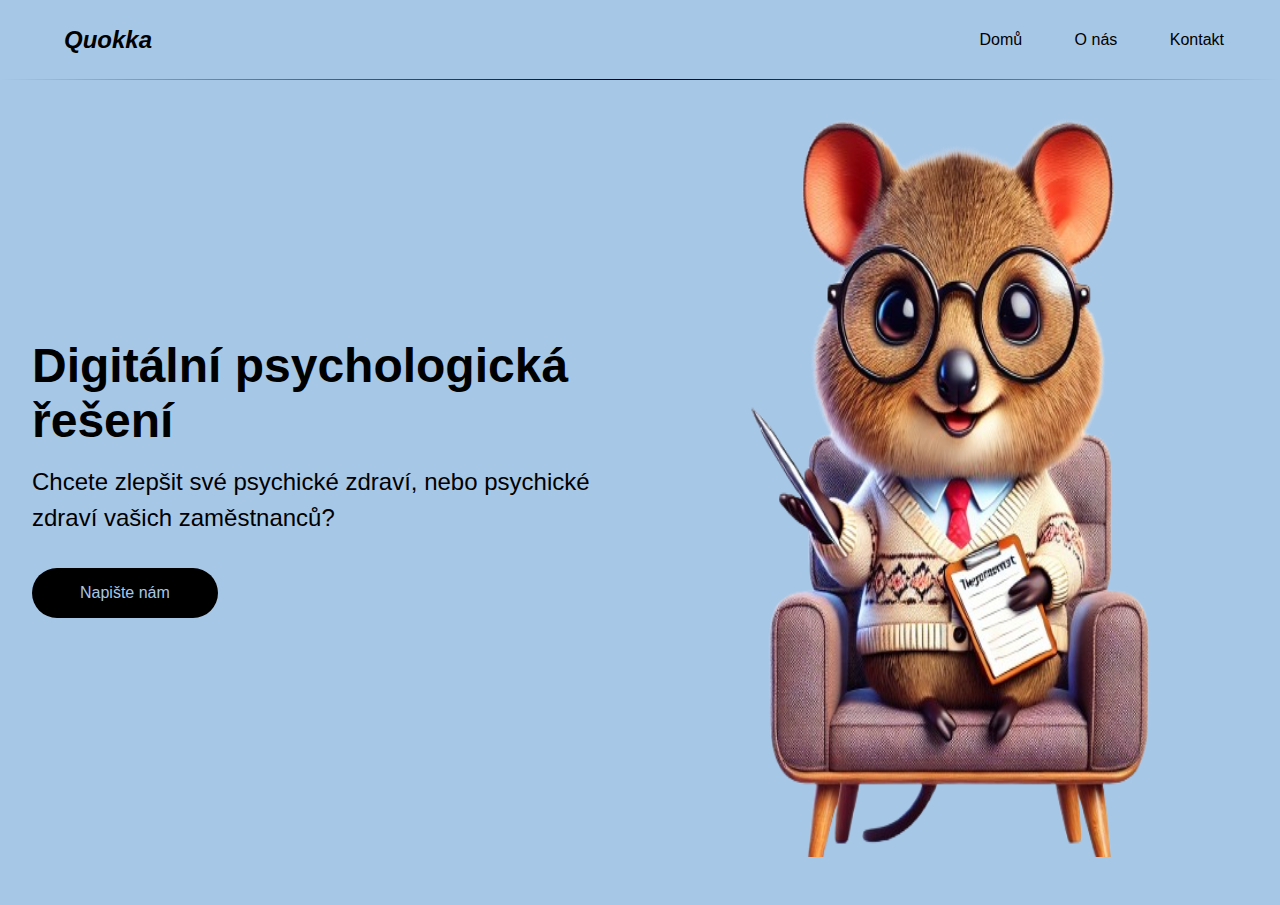
<file: index.html>
<!DOCTYPE html>
<html lang="cs">
<head>
    <meta charset="UTF-8">
    <meta name="viewport" content="width=device-width, initial-scale=1.0">
    <meta name="description" content="Quokka company website">
    <title>Quokka</title>
    <link rel="stylesheet" href="style.css" />
    <link rel="icon" href="quokka.png" />
</head>
<body>
    <nav class="navbar">
        <div class="logo">Quokka</div>
        <div class="nav-items">
          <a href="index.html">Domů</a> <a href="onas.html">O nás</a> <a href="contact.html">Kontakt</a>
        </div>
      </nav>
      <section class="hero">
        <div class="hero-container">
          <div class="column-left">
            <h1>Digitální psychologická řešení</h1>
            <p>
              Chcete zlepšit své psychické zdraví, nebo psychické zdraví vašich zaměstnanců?
            </p>
            <button onclick="window.location.href='mailto:info@quokkasolutions.cz'">Napište nám</button>
          </div>
          <div class="column-right">
            <img
              src="image.png"
              alt="quokka ilustrace"
              class="hero-image"
            />
          </div>
        </div>
      </section>
</body>
</html>
</file>
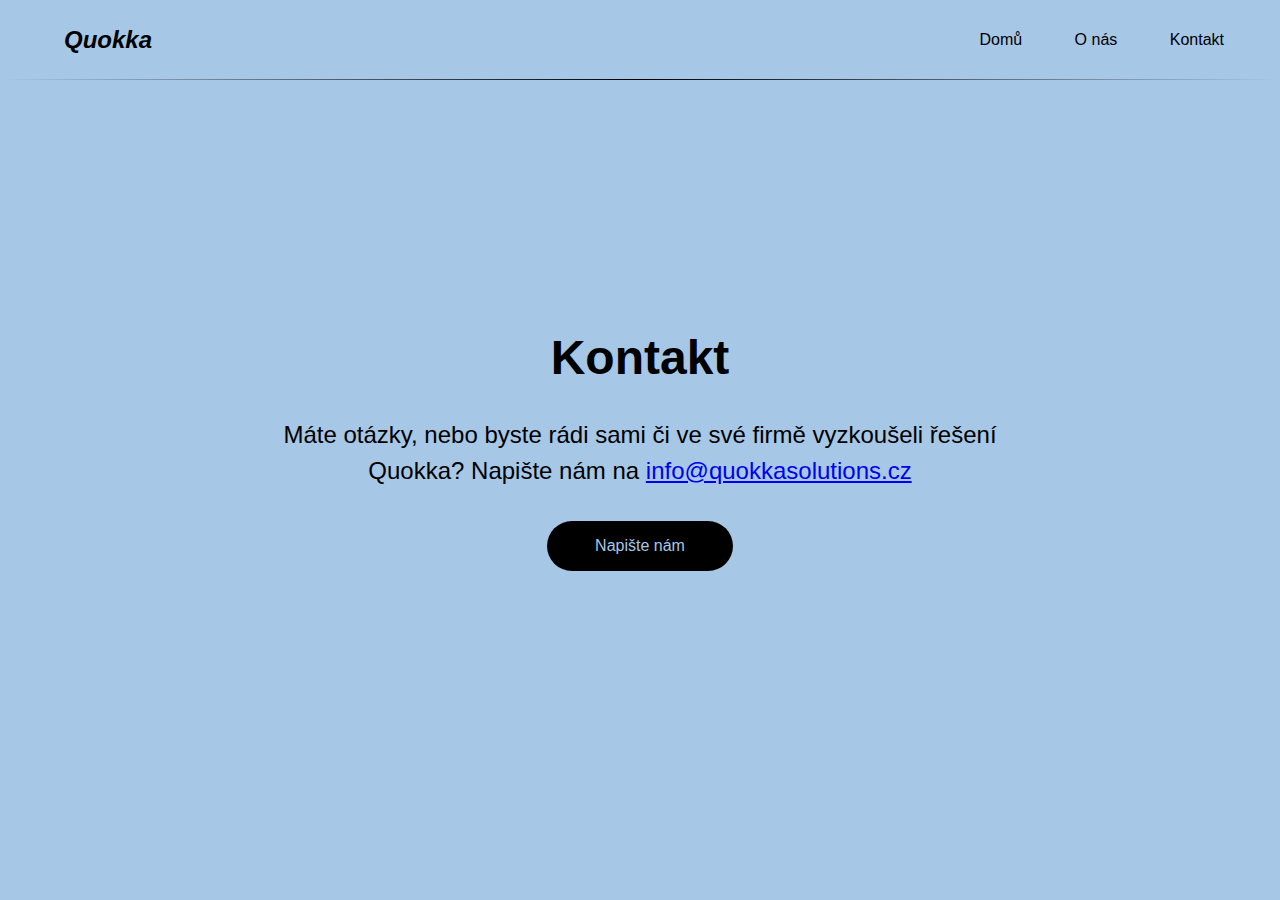
<file: contact.html>
<!DOCTYPE html>
<html lang="cs">
<head>
    <meta charset="UTF-8">
    <meta name="viewport" content="width=device-width, initial-scale=1.0">
    <meta name="description" content="Quokka company website">
    <title>Quokka</title>
    <link rel="stylesheet" href="style.css" />
    <link rel="icon" href="quokka.png" />
</head>
<body>
    <nav class="navbar">
        <div class="logo">Quokka</div>
        <div class="nav-items">
          <a href="index.html">Domů</a> <a href="onas.html">O nás</a> <a href="contact.html">Kontakt</a>
        </div>
      </nav>
    <section class="onas" id="onas">
        <div class="onas-container">
            <h1>Kontakt</h1>
            <p>
            Máte otázky, nebo byste rádi sami či ve své firmě vyzkoušeli řešení Quokka? Napište nám na <a href="mailto:info@quokkasolutions.cz">info@quokkasolutions.cz</a>
            </p>
            <button onclick="window.location.href='mailto:info@quokkasolutions.cz'">Napište nám</button>
    </div>
    </section>
</body>
</file>
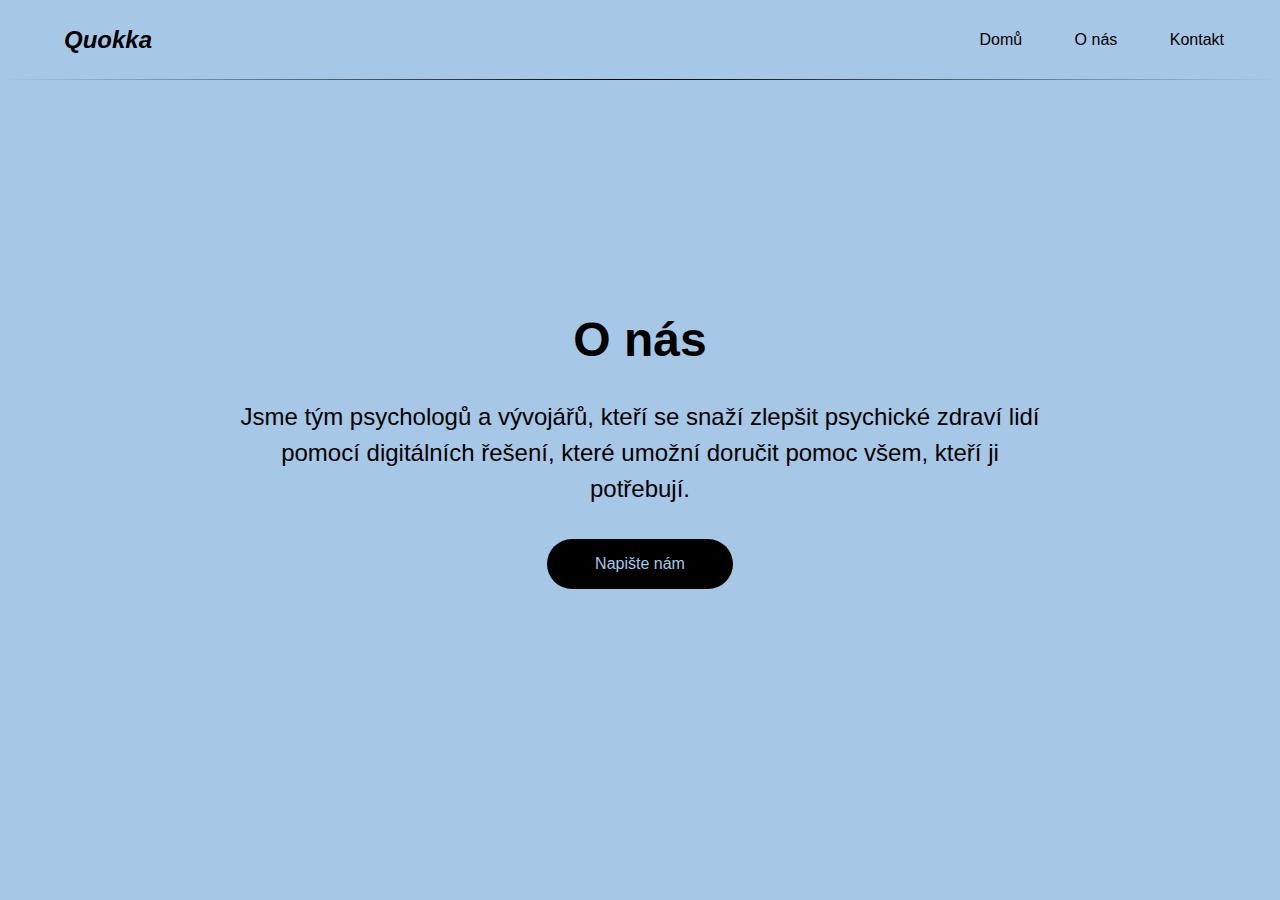
<file: onas.html>
<!DOCTYPE html>
<html lang="cs">
<head>
    <meta charset="UTF-8">
    <meta name="viewport" content="width=device-width, initial-scale=1.0">
    <meta name="description" content="Quokka company website">
    <title>Quokka</title>
    <link rel="stylesheet" href="style.css" />
    <link rel="icon" href="quokka.png" />
</head>
<body>
    <nav class="navbar">
        <div class="logo">Quokka</div>
        <div class="nav-items">
          <a href="index.html">Domů</a> <a href="onas.html">O nás</a> <a href="contact.html">Kontakt</a>
        </div>
      </nav>
    <section class="onas" id="onas">
        <div class="onas-container">
            <h1>O nás</h1>
            <p>
            Jsme tým psychologů a vývojářů, kteří se snaží zlepšit psychické zdraví lidí pomocí digitálních řešení, které umožní doručit pomoc všem, kteří ji potřebují.
         </p>
            <button onclick="window.location.href='mailto:info@quokkasolutions.cz'">Napište nám</button>
    </div>
    </section>
</body>
</file>
<file: style.css>
body {
    background: #A7C7E7;
}

* {
    box-sizing: border-box;
    margin: 0;
    padding: 0;
    font-family: 'Trebuchet MS', 'Lucida Sans Unicode', 'Lucida Grande', 'Lucida Sans', Arial, sans-serif;
}

nav {
    height: 80px;
    background: #A7C7E7;
    display: flex;
    justify-content: space-between;
    align-items: center;
    padding: 0rem calc((100vw - 1300px) / 2);
}

.navbar {
    position: fixed;
    display: flex;
    justify-content: space-between;
    align-items: center;
    width: 100%;
    padding: 0 2rem;
    z-index: 1000;
}

.navbar::after {
    content: '';
    display: block;
    position: absolute;
    bottom: 0;
    left: 0;
    width: 100%;
    height: 1px; /* Adjust the thickness of the line */
    background: linear-gradient(to right, transparent, #000, transparent); /* Gradient that fades out on the sides */
}

.logo {
    color: #000;
    font-size: 1.5rem;
    font-weight: bold;
    font-style: italic;
    padding: 0 2rem;
    line-height: 60px; /* Ensure the logo is vertically centered */
}

nav a {
    text-decoration: none;
    color: #000;
    padding: 0 1.5rem;
    line-height: 60px; /* Ensure the links are vertically centered */
}

nav a:hover {
    color: #fff;
}

.hero {
    padding-top: 50px;
    background: #A7C7E7;
}

.hero-container {
    display: grid;
    grid-template-columns: 1fr 1fr;
    height: 95vh;
    padding: 3rem calc((100vw - 1300px) / 2);
}

.column-left {
    display: flex;
    flex-direction: column;
    justify-content: center;
    align-items: flex-start;
    color: #000;
    padding: 0rem 2rem;
}

.column-left h1 {
    margin-bottom: 1rem;
    font-size: 3rem;
}

.column-left p {
    margin-bottom: 2rem;
    font-size: 1.5rem;
    line-height: 1.5;
}

button {
    padding: 1rem 3rem;
    font-size: 1rem;
    border: none;
    color: #A7C7E7;
    background: #000;
    cursor: pointer;
    border-radius: 50px;
}

button:hover {
    background: #fff;
    color: #000;
}

.column-right {
    display: flex;
    justify-content: center;
    align-items: center;
    padding: 0rem 2rem;
}

.hero-image {
    width: 100%;
    height: 100%;
}

.onas {
    display: flex;
    justify-content: center;
    align-items: center;
    height: 100vh; /* Full viewport height */
    text-align: center;
    padding: 2rem 1rem; /* Adjusted padding */
    background: #A7C7E7;
}

.onas-container {
    max-width: 800px; /* Adjust as needed */
}

.onas h1 {
    margin-bottom: 1rem;
    font-size: 3rem;
    padding-bottom: 1rem; /* Adjusted padding */
}

.onas p {
    margin-bottom: 2rem;
    font-size: 1.5rem;
    line-height: 1.5;
}

a.button {
    display: inline-block;
    padding: 10px 20px;
    font-size: 16px;
    color: white;
    background-color: #007BFF;
    text-align: center;
    text-decoration: none;
    border-radius: 5px;
    transition: background-color 0.3s;
}

a.button:hover {
    background-color: #0056b3;
}

/* Media Queries for Responsive Design */
@media screen and (max-width: 768px) {
    .hero-container {
        grid-template-columns: 1fr;
        padding: 2rem;
        text-align: center; /* Center text */
        justify-content: center; /* Center content vertically */
        align-items: center; /* Center content horizontally */
    }

    .column-left, .column-right {
        padding: 1rem;
    }

    .column-left {
        align-items: center; /* Center text horizontally */
        margin-top: 80px; /* Add margin to push text below navbar */
    }

    .navbar {
        flex-direction: column;
        height: auto;
        padding: 1rem;
    }

    .logo {
        padding: 0;
        margin-bottom: 1rem;
    }

    nav a {
        padding: 0.5rem 0;
        line-height: normal;
    }

    .onas {
        padding: 1rem;
    }

    .onas h1 {
        font-size: 2rem;
    }

    .onas p {
        font-size: 1.2rem;
    }

    a.button {
        font-size: 14px;
        padding: 8px 16px;
    }
}
</file>
